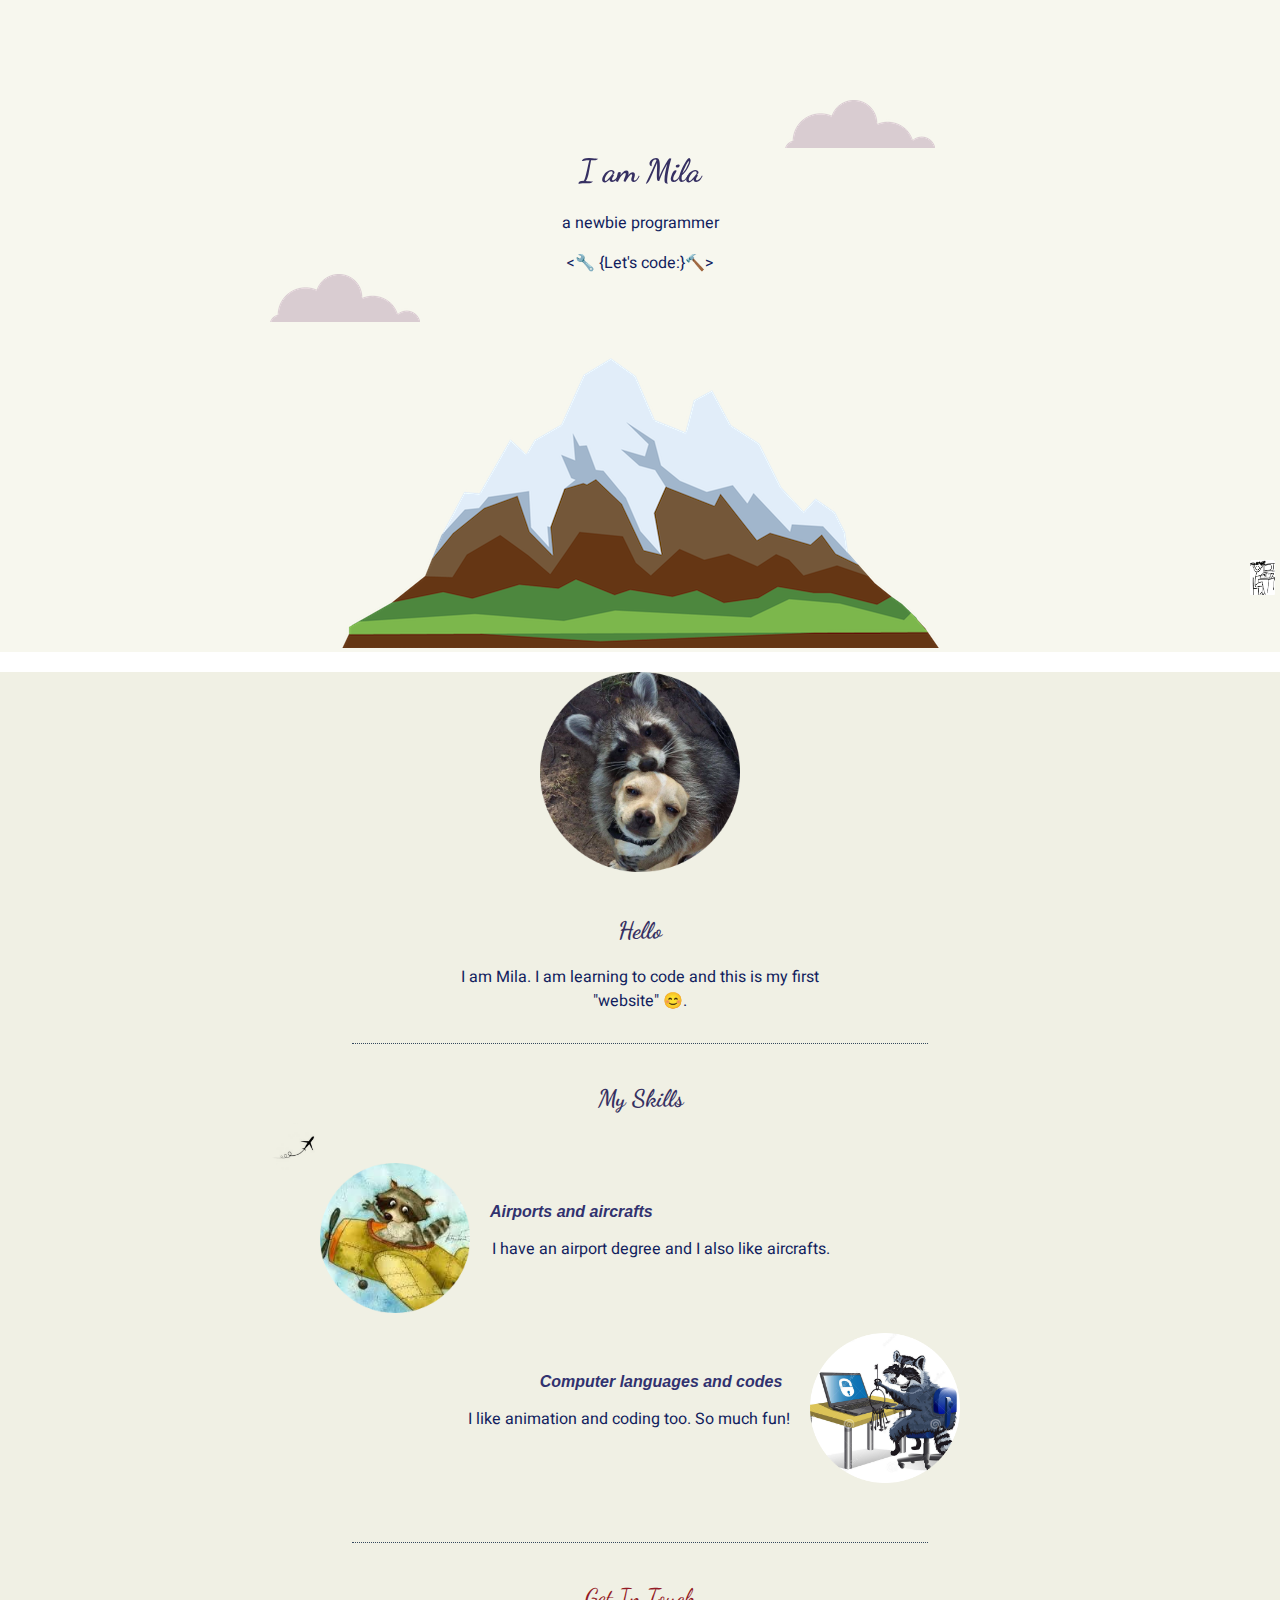
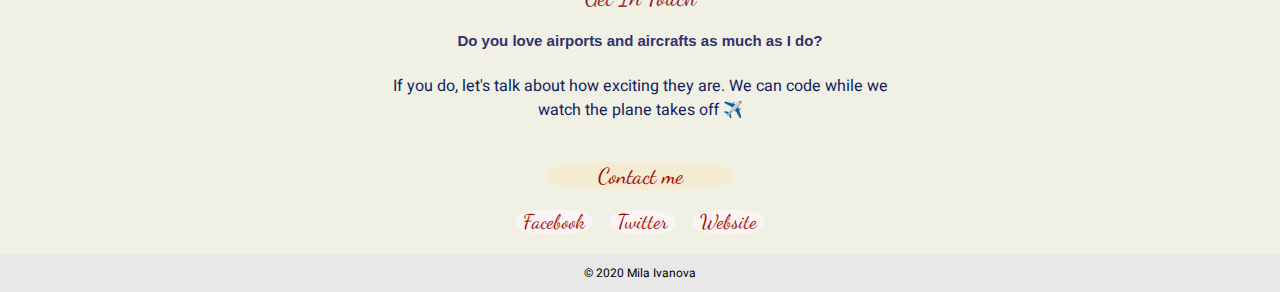
<file: index.html>
<!DOCTYPE html>
<html lang="en" dir="ltr">

<head>
  <meta charset="utf-8">
  <title>Ивето.ком</title>
  <link rel="stylesheet" href="css/styles.css">
  <link rel="preconnect" href="https://fonts.gstatic.com">
  <link rel="preconnect" href="https://fonts.gstatic.com">
  <link rel="preconnect" href="https://fonts.gstatic.com">
  <link href="https://fonts.googleapis.com/css2?family=Heebo:wght@300&display=swap" rel="stylesheet">
  <link href="https://fonts.googleapis.com/css2?family=Dancing+Script&family=EB+Garamond&display=swap" rel="stylesheet">
  <link rel="preconnect" href="https://fonts.gstatic.com">
  <link href="https://fonts.googleapis.com/css2?family=Mali:wght@200&display=swap" rel="stylesheet">

  <link rel="icon" href="images/faviconI.ico">

</head>

<body>

  <div class="top-container">
    <img class="top-cloud" src="images/cloud.png" alt="cloud-image">
    <h1>I am Mila</h1>
    <p>a newbie programmer</p>
    <p><🔧 {Let's code:}🔨></p>
    <img class="bottom-cloud" src="images/cloud.png" alt="cloud-image">
    <img class="mountain" src="images/mountain.png" alt="mountain-png">
  </div>

  <div class="middle-container">
    <div class="profile">
      <img class="kuche" src="images/kuche.jpg" alt="skunks">
      <h2>Hello</h2>
      <p class="mila">I am Mila. I am learning to code and this is my first "website" 😊.</p>
    </div>
    <hr>

    <div class="skills">
      <h2>My Skills</h2>
      <div class="skill-row">
        <img class="racoon" src="images/racoon.png" alt="racoon on plane">
        <img class="plane" repeat src="images/paper plane.png" alt="paper plane">
        <img class="milly" src="images/hilly milly.jpg" alt="computer girl">
        <h3 class="ouch">Airports and aircrafts</h3>
        <p class="hrom">I have an airport degree and I also like aircrafts.</p>
      </div>
      <div class="skill-row">
        <img class="circle" src="images/circle.png" alt="racoon typing">
        <h3 class="comp">Computer languages and codes</h3>
        <p class="compi">I like animation and coding too. So much fun!</p>
      </div>
    </div>
    <hr>
    <div class="contact-me">
      <h2 class="get">Get In Touch</h2>
      <h3 class="Do"> Do you love airports and aircrafts as much as I do?</h3>
      <p class="If"> If you do, let's talk about how exciting they are. We can code while we watch the plane takes off  ✈️ </p>
      <a class="Button" href="mailto:mila.ivanoval@icloud.com">Contact me</a>
    </div>
  </div>

  <div class="bottom-container">
    <a class="footer-link" href="Facebook.html">Facebook</a>
    <a class="footer-link" href="Twitter.html">Twitter</a>
    <a class="footer-link" href="Website.html">Website</a>
    <p class="Mii"> © 2020 Mila Ivanova  </p>
  </div>



</body>

</html>
</file>
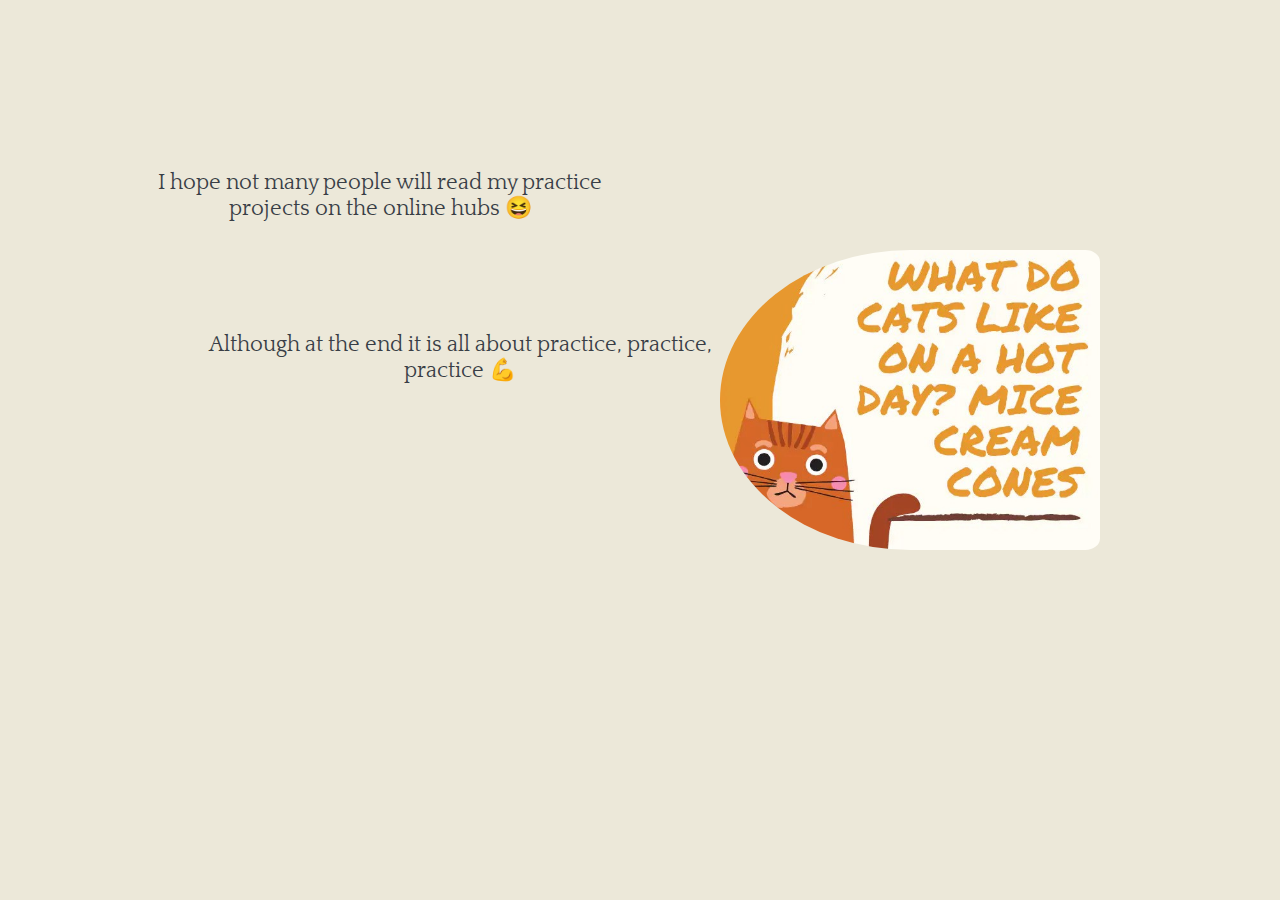
<file: Twitter.html>
<!DOCTYPE html>
<html lang="en" dir="ltr">
  <head>
    <meta charset="utf-8">
    <title>Twitter</title>
    <link rel="stylesheet" href="css/styles.css">
    <link rel="preconnect" href="https://fonts.gstatic.com">
  <link href="https://fonts.googleapis.com/css2?family=Heebo:wght@100&display=swap" rel="stylesheet">
  <link rel="preconnect" href="https://fonts.gstatic.com">
  <link href="https://fonts.googleapis.com/css2?family=Quattrocento&display=swap" rel="stylesheet">
  </head>
  <body class="dve">

  <img class="Catjoke" src="images/Catjoke.jpg" alt="cat jokes"/>
  <h1 class="Hope"> I hope not many people will read my practice projects on the online hubs 😆 </h1>
  <p class="Ehe"> Although at the end it is all about practice, practice, practice 💪</p>


  </body>
</html>
</file>
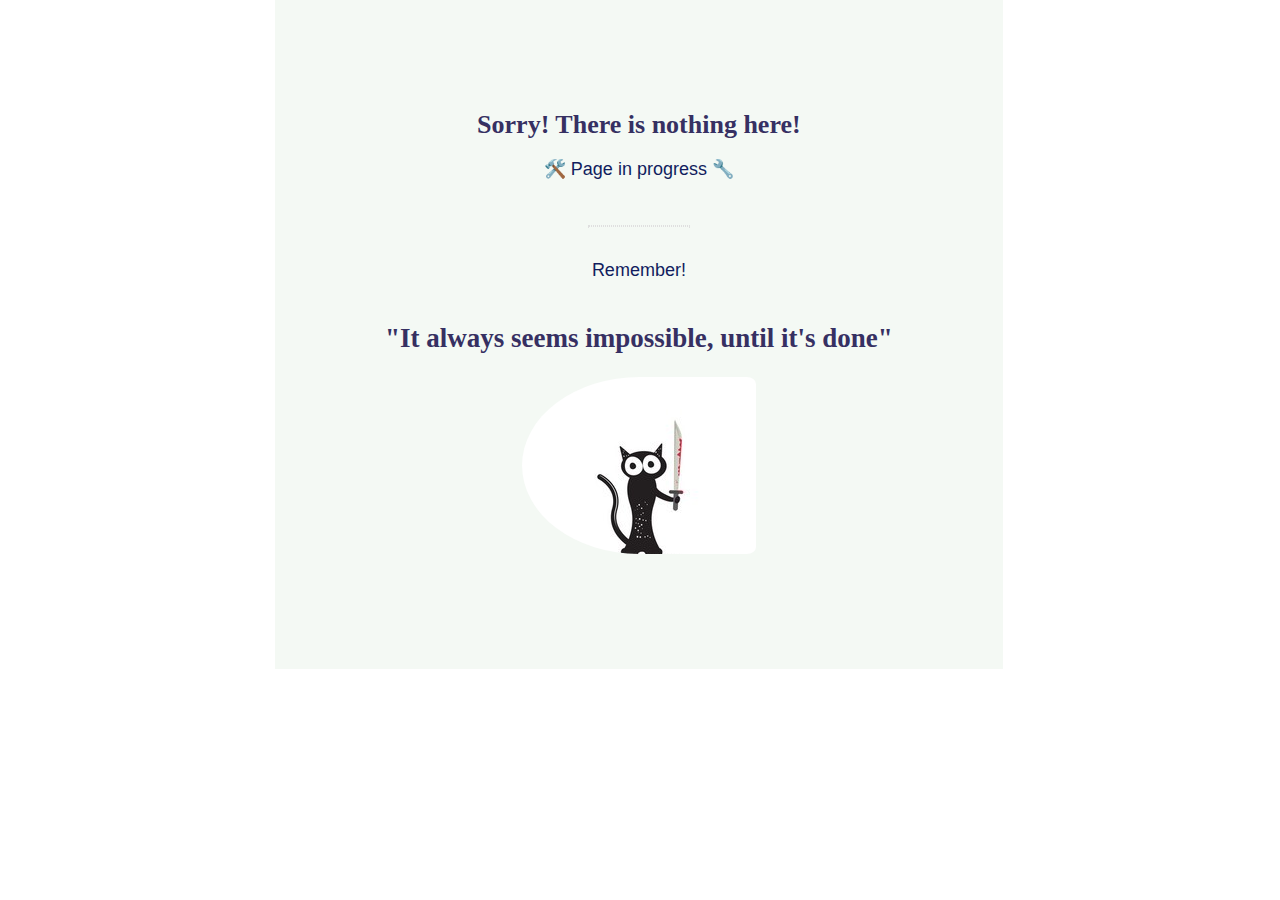
<file: Website.html>
<!DOCTYPE html>
<html lang="en" dir="ltr">

<head>
  <meta charset="utf-8">
  <title>Website</title>
  <link rel="stylesheet" href="css/styles.css">
  </head>

<body class="tri">

  <div class="Bre">
    <h1 class="sorry"> Sorry! There is nothing here!</h1>
    <p class="bree"> 🛠️ Page in progress 🔧 </p>
    <hr id="hi">
    <p class="brebre">Remember!</p>
    <h2 class="pisnami">"It always seems impossible, until it's done"</h2>
    <img class="nindja" src="images/nindja.jpg" alt="nindja cat">
  </div>


</body>

</html>
</file>
<file: css/styles.css>
body {
  margin: auto;
  text-align: center;
  font-family: 'Dancing Script', cursive;
  position: relative;
  color: #31326f;
}

/***********TAG SELECTORS********/
h1 {
  margin-top: 0;
  position: relative;
  font-family: 'Dancing Script', cursive;
  color: #363062;
}

h2 {
  color: #363062;
  padding-top: 20px;
}

h3 {
  font-family: 'Open Sans', sans-serif;
  font-size: 16px;
  font-style: italic;
}

p {
  font-family: 'Heebo', sans-serif; color: #111d5e;
}

a {
  position: relative;
  top: 25px;
  font-size: 17px;
  margin: 10px 7px;
  text-decoration: none;
  background-color: #faf4f4;
  padding: 0px 7px;
  border-radius: 40%;
  object-fit: cover;
}

hr {
  width: 45%;
  border-width: 1.3px;
  border-style: dotted none none;
  border-color: #35495e;
  border-bottom-color: #ccafaf;

}

/*************CLASS SELECTORS*********/

.skill-row {
  width: 50%;
  margin: auto auto 120px auto;
  height: 80px;
}

.skills {
height: 470px;
}

.mila {
  margin: auto auto 30px auto;
  width: 30%;
}

.top-container {
  margin: 0px;
  margin-top: 0px;
  padding-top: 100px;
  margin-bottom: 20px;
  position: relative;
  background-color: #f7f7ee;
}

.kuche {
  width: 200px;
  height: 200px;
  margin-top: 0;
}

.plane {
  width: 50px;
  height: 50px;
  margin-top: 0;
  position: relative;
  right: 430px;
  bottom: 10px;
  mix-blend-mode: multiply;
}

.hrom {
padding-right: 8rem;
}

.comp {
padding-top: 40px;
padding-left: 12rem;
}

.compi {
  padding-left: 8rem;
}

.racoon {
  margin-top: 30px;
  margin-right: 20px;
  width: 150px;
  height: 150px;
  float: left;
  text-align: right;
}

.ouch {
  text-align: left;
}

.circle {
  width: 150px;
  height: 150px;
  float: right;
  text-align: left;

  }


.milly {
  position: fixed;
  width: 25px;
  height: 35px;
  top: 560px;
  right: 5px;
}

/**-webkit-transform: rotate(0deg) translateY(-50%);
  transform: rotate(0deg) translateY(-50%);**/
.If {
  font-size: 16px;
  padding-top: 10px;
  width: 40%;
  margin: 10px auto;
}

.Do {
  font-family: sans-serif;
  font-style: normal;
  font-size: 15px;
}

.bottom-container {
  background-color: #f0f0e4;
}

.middle-container {
  background-color: #f0f0e4;
}

a.footer-link {
  font-size: 20px;

}

.Mii {
  font-size: 0.75rem;
  margin: auto;
  margin-top: 45px;
  background-color: #e8e8e8;
  padding: 10px;
  color: black;
}

.get {
  color: #931a25; font-weight: lighter;
}

.Button {
  background-color: #f3ecd3;
  border-radius: 35%;
  color: white;
  padding: 1px 50px 1px;
  margin-top: 5px;
  margin-bottom: 20px;
  text-align: center;
  text-decoration:none;
  display: inline-block;
  font-size: 22px;
}

.mountain {
  position: relative;
}

.bottom-cloud {
  position: absolute;
  bottom: 330px;
  left: 270px;
}

.top-cloud {
  position: relative;
  left: 220px;
}

/******************************FACEBOOK******************/
.Divane {
  background-color: #f4f9f4;
  position: relative;
  width: 800px;
  height: 560px;
  display: inline-block;
  top: 30px;
  bottom: 30px;
}

.cat {
  position: relative;
  margin-top: 5px;
}

.How {
  font-family: 'Emilys Candy', cursive;
  font-size: 30px;
  margin-top: 25px;
}

.This {
  font-family: 'Emilys Candy', cursive;
  font-size: 40px;
  margin-top: 10px;
}

/*******************************TWITTER**************************/
.Catjoke {
  position: absolute;
  top: 250px;
  left: 720px;
  width: 380px;
  height: 300px;
  border-radius: 260%;
  object-fit: cover;
  border-top-right-radius: 20%;
  border-bottom-right-radius: 20%;
}

.dve {
  background-color: #ece8d9;
}

h1.Hope {
  font-size: 22px;
  position: absolute;
  width: 520px;
  height: 110px;
  top: 170px;
  left: 120px;
  font-family: 'Quattrocento', serif;
  font-weight: lighter;
  color: #393e46;
}

.Ehe {
  font-size: 22px;
  position: absolute;
  width: 520px;
  height: 80px;
  padding-left: 200px;
  top: 310px;
  font-family: 'Quattrocento', serif;
  color: #393e46;
}

/************************WEbsite*************/
.tri {
  background-color:
}

#hi {
  border-style: dotted;
  border-color: #dfdfdf;
  width: 100px;
  border-width: 1px;
  margin-top: 45px;
}

.Bre {
  position: absolute;
  padding: 110px;
  font-size: 18px;
  font-family: 'Quattrocento', serif;
  color: #393e46;
  background-color: #f4f9f4;
  display: block;
  margin: auto 275px 0 275px
}

.brebre {
  position: relative;
  padding-top: 15px;
}

.nindja {
  border-radius: 260%;
  border-top-right-radius: 20%;
  border-bottom-right-radius: 20%;
  object-fit: cover;
}

.sorry {
  font-size: 26px;
}

/************PSEUDO SELECTORS***************/
a:link {
  color: #a20a0a;
}

a:hover {
  color: #f688bb;
}

a:visited {
  #2c7873;
}

a:active {
  #acc6aa;
}
</file>
